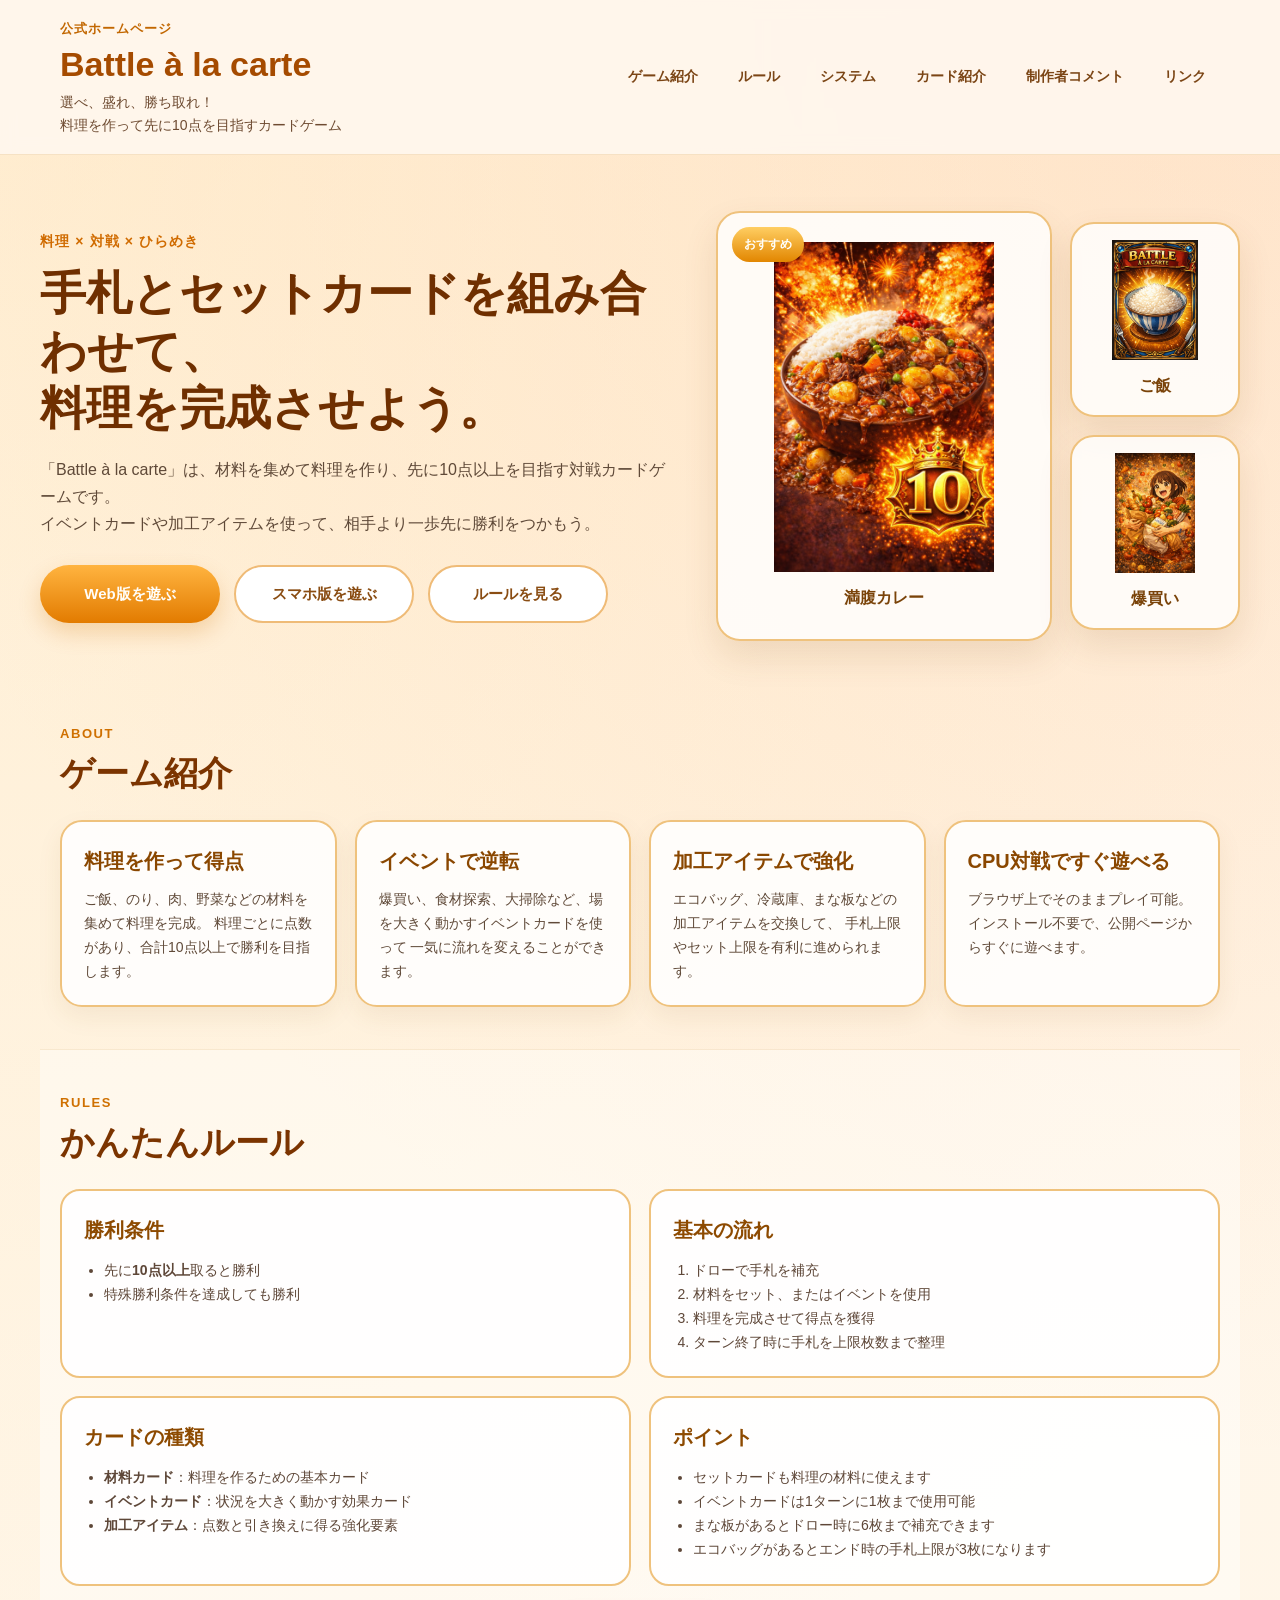
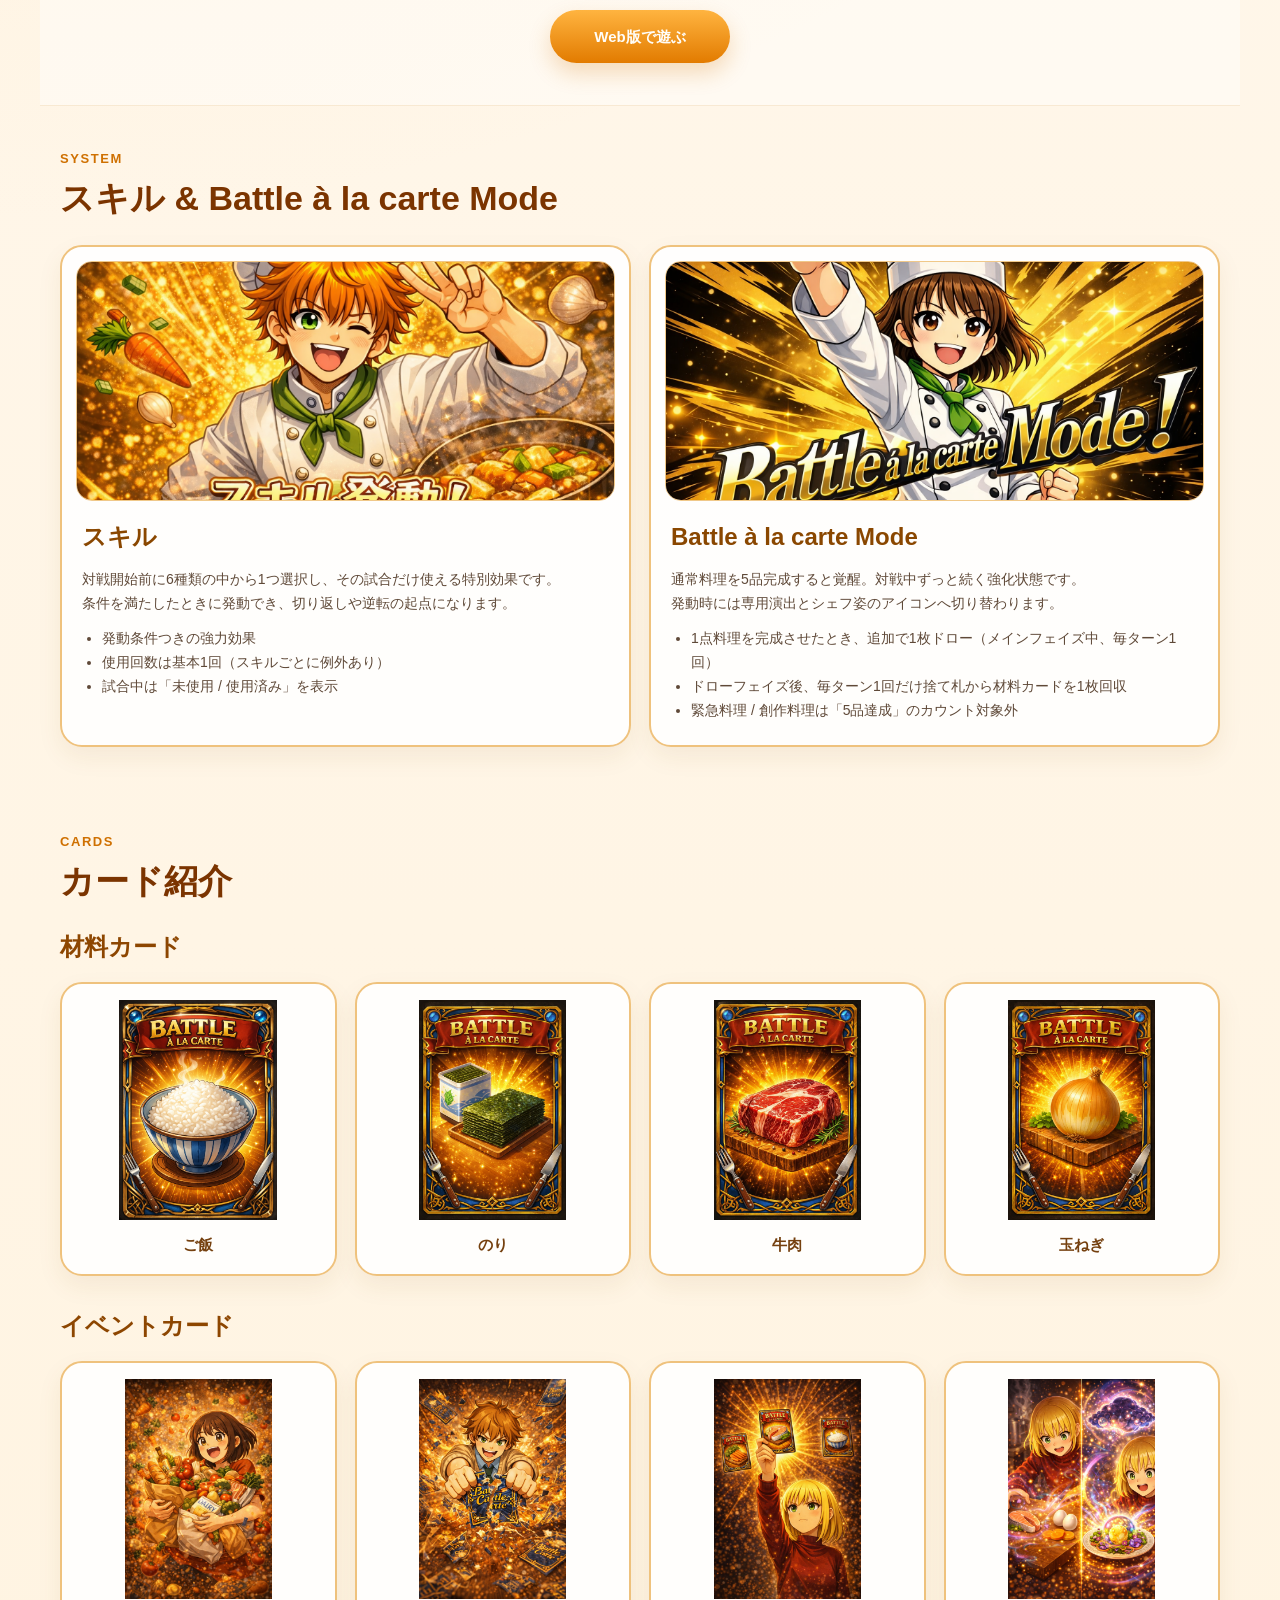
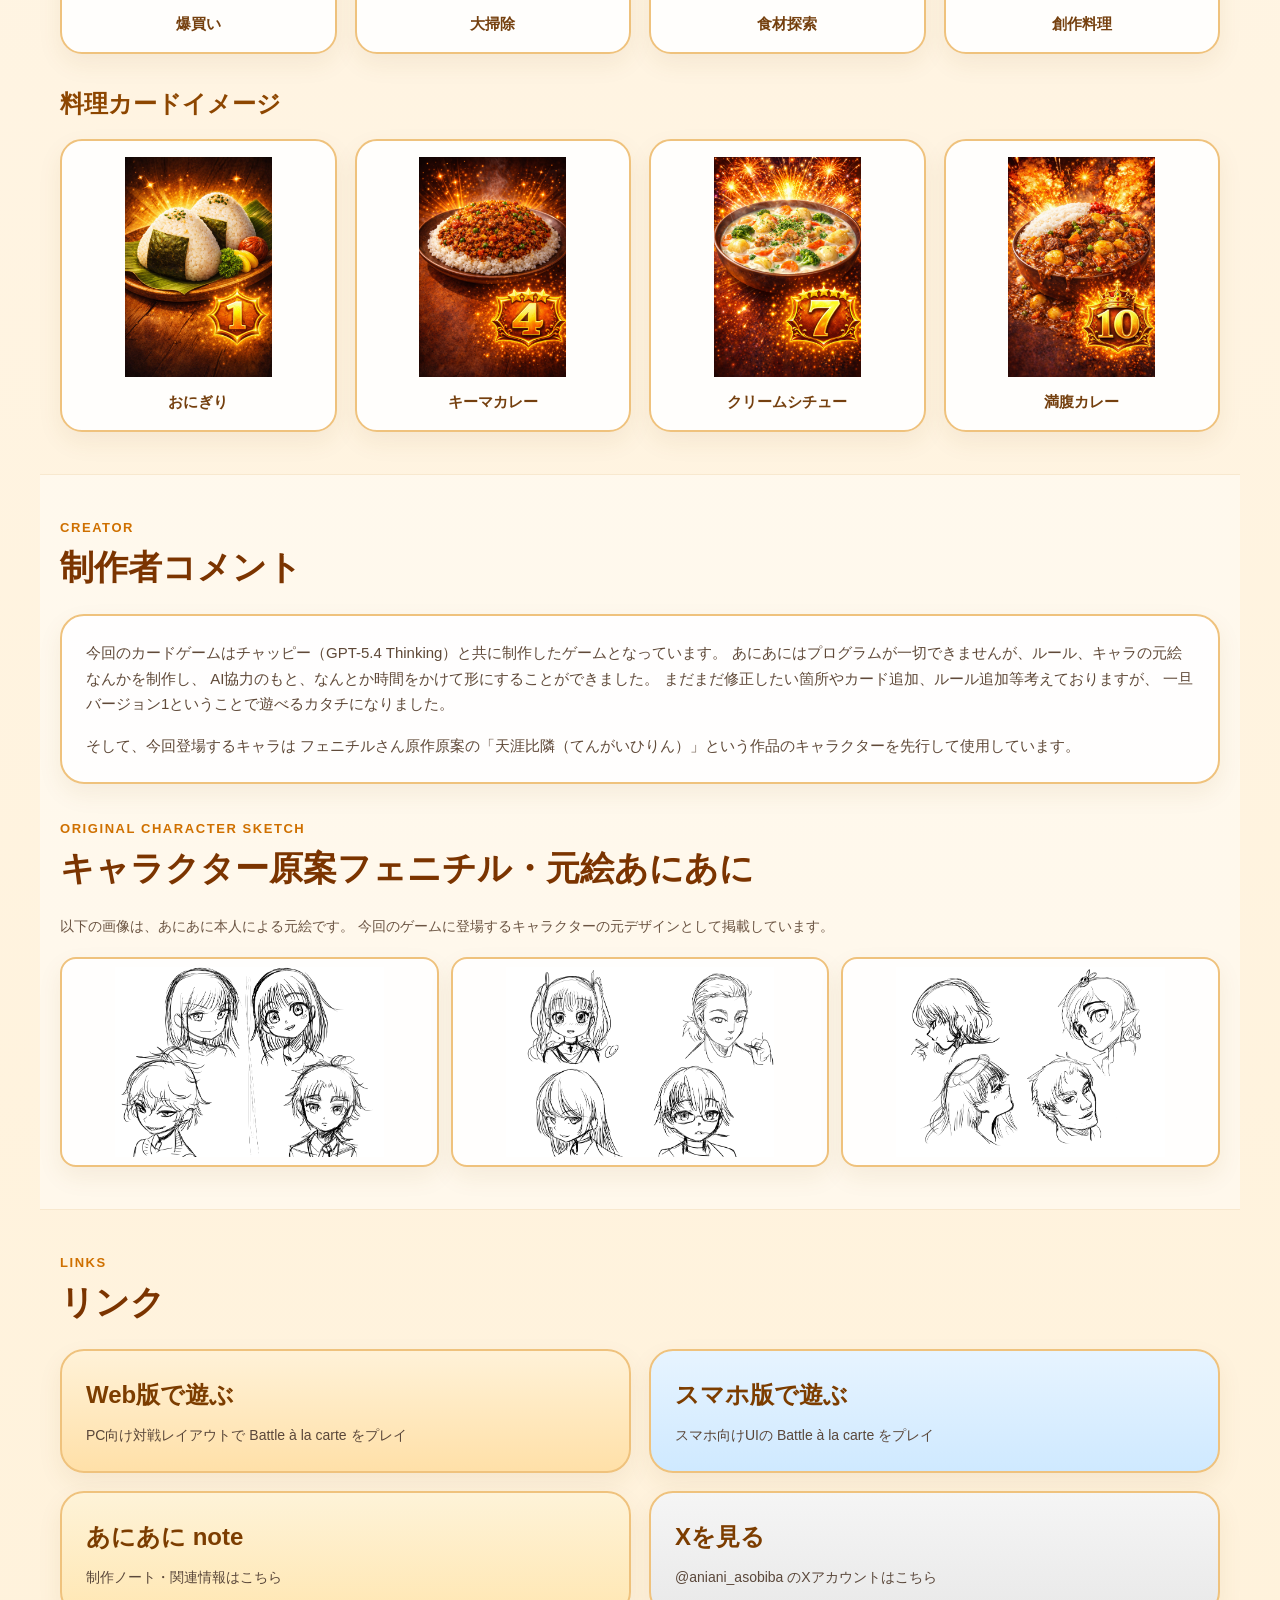
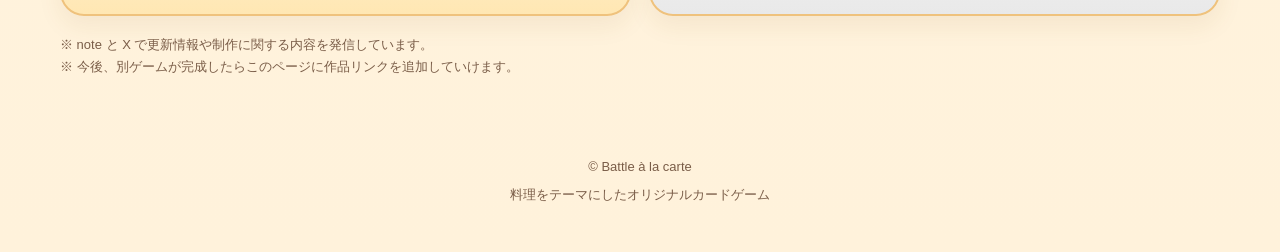
<file: index.html>
﻿<!DOCTYPE html>
<html lang="ja">
<head>
    <meta name="google-site-verification" content="EODaZVnp9Jx0SkJDQR-oyGH1baUfiHRkVlnkgVq0A0k" />
    <meta charset="UTF-8">
    <meta name="viewport" content="width=device-width, initial-scale=1.0">
    <title>Battle à la carte 公式サイト</title>
    <meta name="description" content="Battle à la carte（バトルア・ラ・カルト）の公式ホームページ。ルール紹介、カード画像、ゲームプレイページへの案内を掲載。">
    <link rel="stylesheet" href="home.css?v=20260418f">
</head>
<body>
    <header class="site-header">
        <div class="header-inner">
            <div class="logo-block">
                <p class="mini-label">公式ホームページ</p>
                <h1>Battle à la carte</h1>
                <p class="tagline">選べ、盛れ、勝ち取れ！<br>料理を作って先に10点を目指すカードゲーム</p>
            </div>

            <nav class="header-nav">
                <a href="#about">ゲーム紹介</a>
                <a href="#rules">ルール</a>
                <a href="#systems">システム</a>
                <a href="#cards">カード紹介</a>
                <a href="#creator">制作者コメント</a>
                <a href="#links">リンク</a>
            </nav>
        </div>
    </header>

    <main>
        <section class="hero">
            <div class="hero-inner">
                <div class="hero-text">
                    <p class="hero-kicker">料理 × 対戦 × ひらめき</p>
                    <h2>手札とセットカードを組み合わせて、<br>料理を完成させよう。</h2>
                    <p class="hero-description">
                        「Battle à la carte」は、材料を集めて料理を作り、先に10点以上を目指す対戦カードゲームです。<br>
                        イベントカードや加工アイテムを使って、相手より一歩先に勝利をつかもう。
                    </p>

                    <div class="hero-buttons">
                        <a class="primary-button" href="web.html">Web版を遊ぶ</a>
                        <a class="secondary-button" href="mobile/mobile.html">スマホ版を遊ぶ</a>
                        <a class="secondary-button" href="#rules">ルールを見る</a>
                    </div>
                </div>

                <div class="hero-visual">
                    <div class="visual-card visual-main">
                        <div class="visual-badge">おすすめ</div>
                        <img src="assets/images/recipes/manpuku-curry.png" alt="満腹カレー">
                        <div class="visual-name">満腹カレー</div>
                    </div>

                    <div class="visual-side-group">
                        <div class="visual-card small">
                            <img src="assets/images/cards/rice.png" alt="ご飯">
                            <div class="visual-name">ご飯</div>
                        </div>
                        <div class="visual-card small">
                            <img src="assets/images/events/bakugai.png" alt="爆買い">
                            <div class="visual-name">爆買い</div>
                        </div>
                    </div>
                </div>
            </div>
        </section>

        <section id="about" class="content-section">
            <div class="section-heading">
                <p class="section-label">ABOUT</p>
                <h2>ゲーム紹介</h2>
            </div>

            <div class="feature-grid">
                <article class="feature-card">
                    <h3>料理を作って得点</h3>
                    <p>
                        ご飯、のり、肉、野菜などの材料を集めて料理を完成。
                        料理ごとに点数があり、合計10点以上で勝利を目指します。
                    </p>
                </article>

                <article class="feature-card">
                    <h3>イベントで逆転</h3>
                    <p>
                        爆買い、食材探索、大掃除など、場を大きく動かすイベントカードを使って
                        一気に流れを変えることができます。
                    </p>
                </article>

                <article class="feature-card">
                    <h3>加工アイテムで強化</h3>
                    <p>
                        エコバッグ、冷蔵庫、まな板などの加工アイテムを交換して、
                        手札上限やセット上限を有利に進められます。
                    </p>
                </article>

                <article class="feature-card">
                    <h3>CPU対戦ですぐ遊べる</h3>
                    <p>
                        ブラウザ上でそのままプレイ可能。
                        インストール不要で、公開ページからすぐに遊べます。
                    </p>
                </article>
            </div>
        </section>

        <section id="rules" class="content-section alt-section">
            <div class="section-heading">
                <p class="section-label">RULES</p>
                <h2>かんたんルール</h2>
            </div>

            <div class="rules-layout">
                <div class="rule-box">
                    <h3>勝利条件</h3>
                    <ul>
                        <li>先に<strong>10点以上</strong>取ると勝利</li>
                        <li>特殊勝利条件を達成しても勝利</li>
                    </ul>
                </div>

                <div class="rule-box">
                    <h3>基本の流れ</h3>
                    <ol>
                        <li>ドローで手札を補充</li>
                        <li>材料をセット、またはイベントを使用</li>
                        <li>料理を完成させて得点を獲得</li>
                        <li>ターン終了時に手札を上限枚数まで整理</li>
                    </ol>
                </div>

                <div class="rule-box">
                    <h3>カードの種類</h3>
                    <ul>
                        <li><strong>材料カード</strong>：料理を作るための基本カード</li>
                        <li><strong>イベントカード</strong>：状況を大きく動かす効果カード</li>
                        <li><strong>加工アイテム</strong>：点数と引き換えに得る強化要素</li>
                    </ul>
                </div>

                <div class="rule-box">
                    <h3>ポイント</h3>
                    <ul>
                        <li>セットカードも料理の材料に使えます</li>
                        <li>イベントカードは1ターンに1枚まで使用可能</li>
                        <li>まな板があるとドロー時に6枚まで補充できます</li>
                        <li>エコバッグがあるとエンド時の手札上限が3枚になります</li>
                    </ul>
                </div>
            </div>

            <div class="rules-button-wrap">
                <a class="primary-button" href="web.html">Web版で遊ぶ</a>
            </div>
        </section>

        <section id="systems" class="content-section">
            <div class="section-heading">
                <p class="section-label">SYSTEM</p>
                <h2>スキル &amp; Battle à la carte Mode</h2>
            </div>

            <div class="mechanics-grid">
                <article class="mechanic-card">
                    <div class="mechanic-media">
                        <img src="assets/images/skill-cutins/takumi-skill-cutin.png" alt="スキル発動カットイン">
                    </div>
                    <div class="mechanic-body">
                        <h3>スキル</h3>
                        <p>
                            対戦開始前に6種類の中から1つ選択し、その試合だけ使える特別効果です。<br>
                            条件を満たしたときに発動でき、切り返しや逆転の起点になります。
                        </p>
                        <ul>
                            <li>発動条件つきの強力効果</li>
                            <li>使用回数は基本1回（スキルごとに例外あり）</li>
                            <li>試合中は「未使用 / 使用済み」を表示</li>
                        </ul>
                    </div>
                </article>

                <article class="mechanic-card">
                    <div class="mechanic-media">
                        <img src="assets/images/battle-mode-cutins/chizuru-battle-mode-cutin.png" alt="Battle à la carte Mode カットイン">
                    </div>
                    <div class="mechanic-body">
                        <h3>Battle à la carte Mode</h3>
                        <p>
                            通常料理を5品完成すると覚醒。対戦中ずっと続く強化状態です。<br>
                            発動時には専用演出とシェフ姿のアイコンへ切り替わります。
                        </p>
                        <ul>
                            <li>1点料理を完成させたとき、追加で1枚ドロー（メインフェイズ中、毎ターン1回）</li>
                            <li>ドローフェイズ後、毎ターン1回だけ捨て札から材料カードを1枚回収</li>
                            <li>緊急料理 / 創作料理は「5品達成」のカウント対象外</li>
                        </ul>
                    </div>
                </article>
            </div>
        </section>

        <section id="cards" class="content-section">
            <div class="section-heading">
                <p class="section-label">CARDS</p>
                <h2>カード紹介</h2>
            </div>

            <div class="gallery-group">
                <h3>材料カード</h3>
                <div class="card-gallery">
                    <div class="gallery-card">
                        <img src="assets/images/cards/rice.png" alt="ご飯">
                        <p>ご飯</p>
                    </div>
                    <div class="gallery-card">
                        <img src="assets/images/cards/nori.png" alt="のり">
                        <p>のり</p>
                    </div>
                    <div class="gallery-card">
                        <img src="assets/images/cards/beef.png" alt="牛肉">
                        <p>牛肉</p>
                    </div>
                    <div class="gallery-card">
                        <img src="assets/images/cards/onion.png" alt="玉ねぎ">
                        <p>玉ねぎ</p>
                    </div>
                </div>
            </div>

            <div class="gallery-group">
                <h3>イベントカード</h3>
                <div class="card-gallery">
                    <div class="gallery-card">
                        <img src="assets/images/events/bakugai.png" alt="爆買い">
                        <p>爆買い</p>
                    </div>
                    <div class="gallery-card">
                        <img src="assets/images/events/osouji.png" alt="大掃除">
                        <p>大掃除</p>
                    </div>
                    <div class="gallery-card">
                        <img src="assets/images/events/shokuzai-tansaku.png" alt="食材探索">
                        <p>食材探索</p>
                    </div>
                    <div class="gallery-card">
                        <img src="assets/images/events/sousaku-ryouri.png" alt="創作料理">
                        <p>創作料理</p>
                    </div>
                </div>
            </div>

            <div class="gallery-group">
                <h3>料理カードイメージ</h3>
                <div class="card-gallery">
                    <div class="gallery-card">
                        <img src="assets/images/recipes/onigiri.png" alt="おにぎり">
                        <p>おにぎり</p>
                    </div>
                    <div class="gallery-card">
                        <img src="assets/images/recipes/keema-curry.png" alt="キーマカレー">
                        <p>キーマカレー</p>
                    </div>
                    <div class="gallery-card">
                        <img src="assets/images/recipes/cream-stew.png" alt="クリームシチュー">
                        <p>クリームシチュー</p>
                    </div>
                    <div class="gallery-card">
                        <img src="assets/images/recipes/manpuku-curry.png" alt="満腹カレー">
                        <p>満腹カレー</p>
                    </div>
                </div>
            </div>
        </section>

        <section id="creator" class="content-section alt-section">
            <div class="section-heading">
                <p class="section-label">CREATOR</p>
                <h2>制作者コメント</h2>
            </div>

            <div class="creator-comment-box">
                <p>
                    今回のカードゲームはチャッピー（GPT-5.4 Thinking）と共に制作したゲームとなっています。
                    あにあにはプログラムが一切できませんが、ルール、キャラの元絵なんかを制作し、
                    AI協力のもと、なんとか時間をかけて形にすることができました。
                    まだまだ修正したい箇所やカード追加、ルール追加等考えておりますが、
                    一旦バージョン1ということで遊べるカタチになりました。
                </p>

                <p>
                    そして、今回登場するキャラは フェニチルさん原作原案の「天涯比隣（てんがいひりん）」という作品のキャラクターを先行して使用しています。
                    
                </p>
            </div>

            <div class="section-heading creator-subheading">
                <p class="section-label">ORIGINAL CHARACTER SKETCH</p>
                <h2>キャラクター原案フェニチル・元絵あにあに</h2>
            </div>

            <p class="creator-note">
                以下の画像は、あにあに本人による元絵です。
                今回のゲームに登場するキャラクターの元デザインとして掲載しています。
            </p>

            <div class="creator-gallery">
                <div class="creator-gallery-card">
                    <img src="assets/images/creator/chara-sheet-1.png" alt="キャラクター原案1">
                </div>
                <div class="creator-gallery-card">
                    <img src="assets/images/creator/chara-sheet-2.png" alt="キャラクター原案2">
                </div>
                <div class="creator-gallery-card">
                    <img src="assets/images/creator/chara-sheet-3.png" alt="キャラクター原案3">
                </div>
            </div>
        </section>

        <section id="links" class="content-section">
            <div class="section-heading">
                <p class="section-label">LINKS</p>
                <h2>リンク</h2>
            </div>

            <div class="link-boxes">
                <a class="link-card play-link" href="web.html">
                    <span class="link-title">Web版で遊ぶ</span>
                    <span class="link-text">PC向け対戦レイアウトで Battle à la carte をプレイ</span>
                </a>

                <a class="link-card mobile-link" href="mobile/mobile.html">
                    <span class="link-title">スマホ版で遊ぶ</span>
                    <span class="link-text">スマホ向けUIの Battle à la carte をプレイ</span>
                </a>

                <a class="link-card note-link" href="https://note.com/gentle_rhino6093" target="_blank" rel="noopener noreferrer">
                    <span class="link-title">あにあに note</span>
                    <span class="link-text">制作ノート・関連情報はこちら</span>
                </a>

                    <a class="link-card x-link" href="https://x.com/aniani_asobiba" target="_blank" rel="noopener noreferrer">
                    <span class="link-title">Xを見る</span>
                        <span class="link-text">@aniani_asobiba のXアカウントはこちら</span>
                </a>
            </div>

           <p class="link-note">
    ※ note と X で更新情報や制作に関する内容を発信しています。<br>
    ※ 今後、別ゲームが完成したらこのページに作品リンクを追加していけます。
           </p>
        </section>
    </main>

    <footer class="site-footer">
        <p>© Battle à la carte</p>
        <p>料理をテーマにしたオリジナルカードゲーム</p>
    </footer>
</body>
</html>
</file>
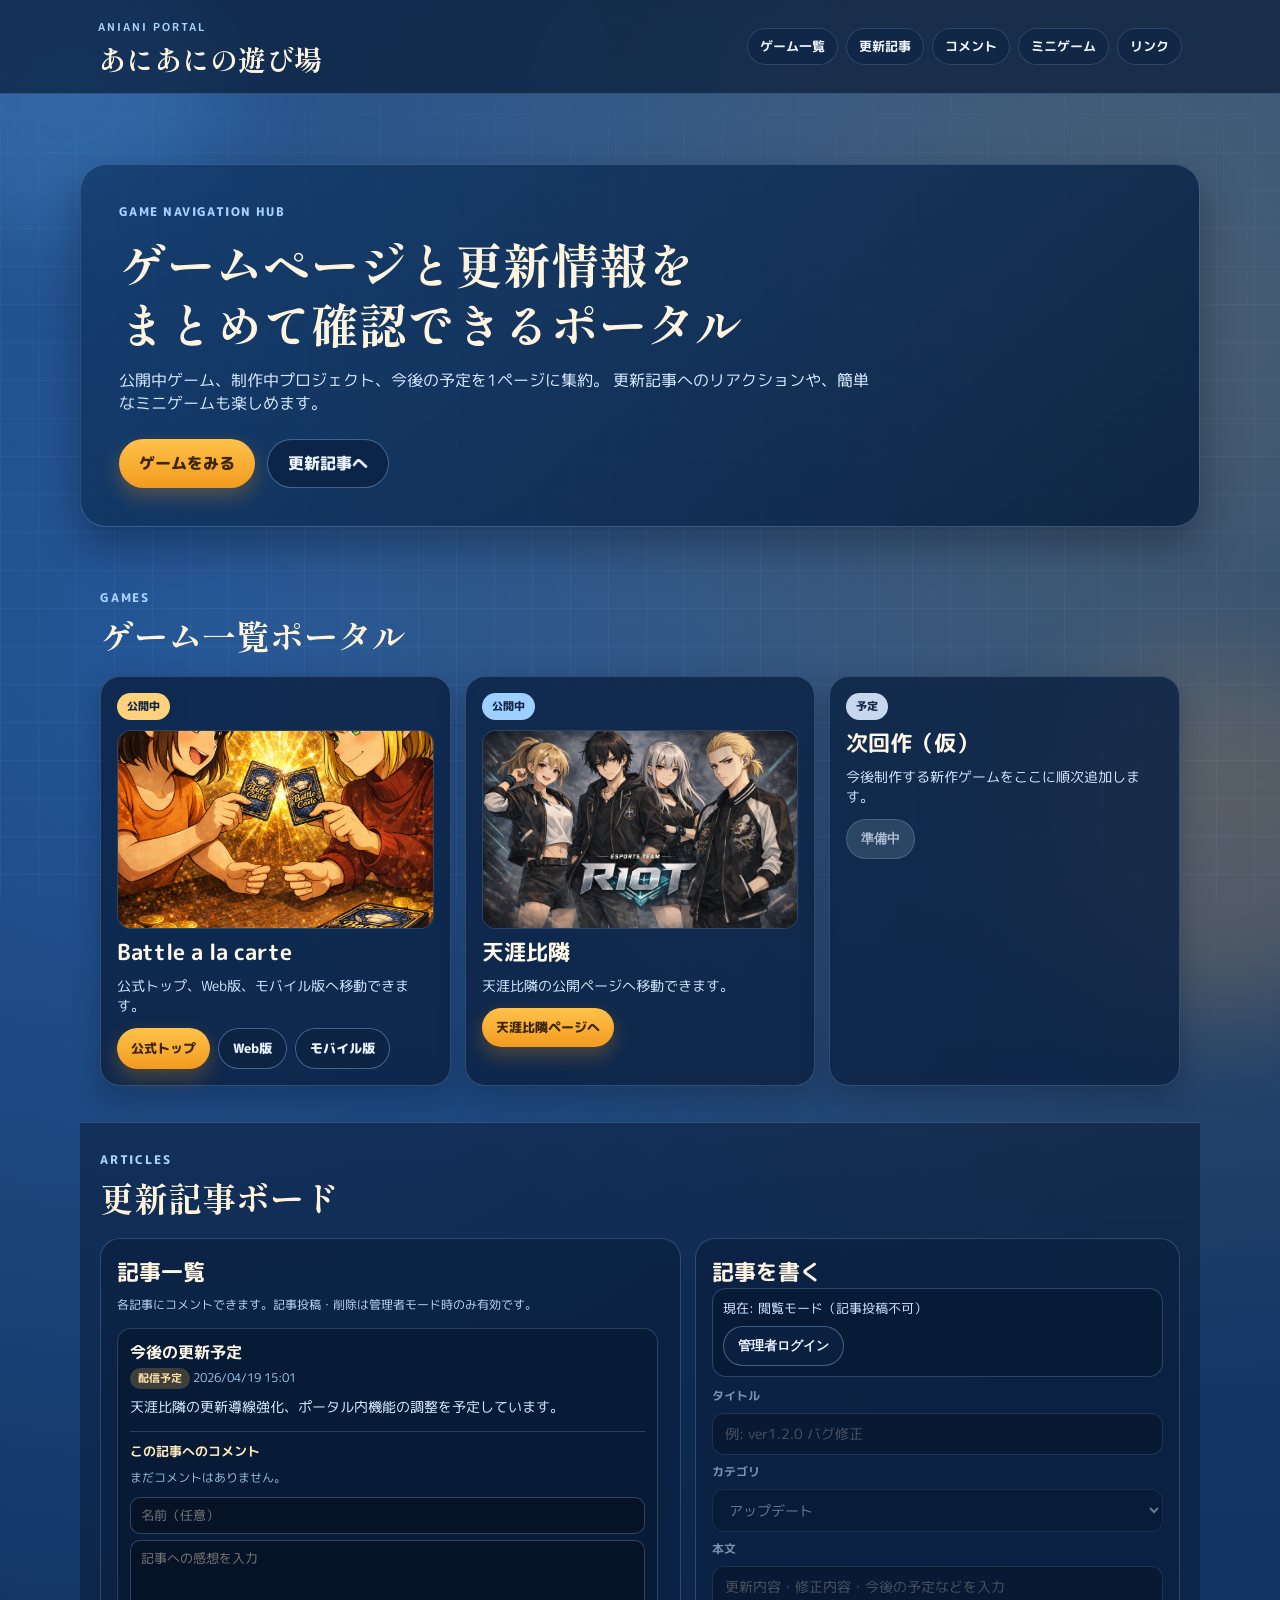
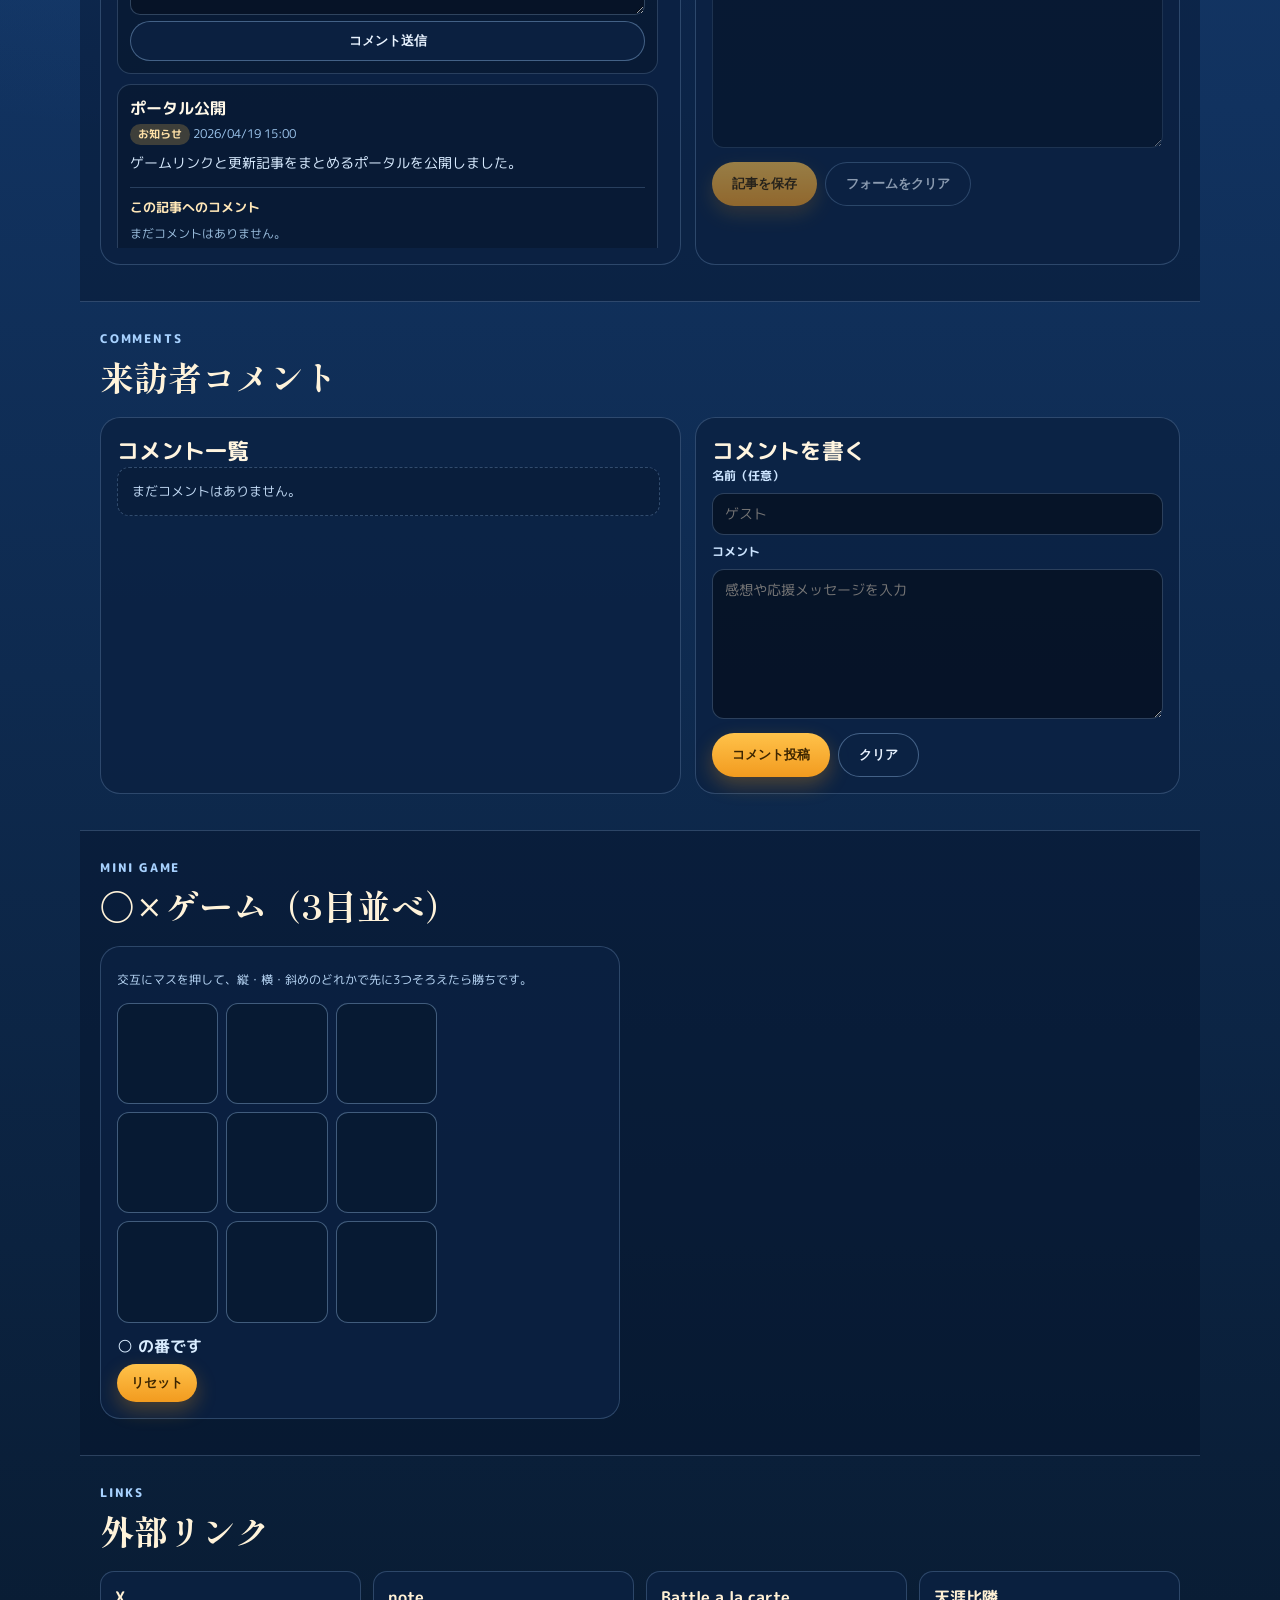
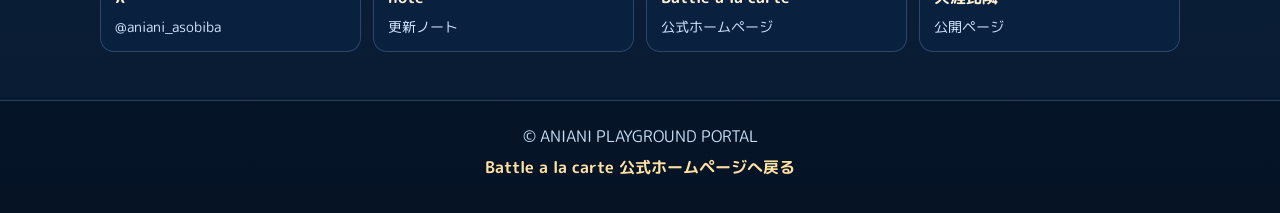
<file: aniani/index.html>
﻿<!DOCTYPE html>
<html lang="ja">
<head>
    <meta charset="UTF-8">
    <meta name="viewport" content="width=device-width, initial-scale=1.0">
    <title>あにあにの遊び場</title>
    <meta name="description" content="インディーゲームのポータル。Battle a la carte / 天涯比隣 / 今後制作予定のゲームへ移動し、更新記事とコメントを確認できます。">
    <link rel="preconnect" href="https://fonts.googleapis.com">
    <link rel="preconnect" href="https://fonts.gstatic.com" crossorigin>
    <link href="https://fonts.googleapis.com/css2?family=M+PLUS+Rounded+1c:wght@400;500;700;800&family=Shippori+Mincho:wght@500;700&display=swap" rel="stylesheet">
    <link rel="stylesheet" href="aniani.css?v=20260420c">
</head>
<body>
    <div class="bg-glow bg-glow-a"></div>
    <div class="bg-glow bg-glow-b"></div>
    <div class="bg-grid"></div>

    <header class="site-header">
        <div class="header-inner">
            <a class="brand" href="#top" aria-label="ページ先頭へ移動">
                <span class="brand-tag">ANIANI PORTAL</span>
                <h1>あにあにの遊び場</h1>
            </a>
            <nav class="header-nav">
                <a href="#games">ゲーム一覧</a>
                <a href="#articles">更新記事</a>
                <a href="#comments">コメント</a>
                <a href="#mini-game">ミニゲーム</a>
                <a href="#links">リンク</a>
            </nav>
        </div>
    </header>

    <main id="top">
        <section class="hero">
            <div class="hero-inner">
                <p class="hero-kicker">GAME NAVIGATION HUB</p>
                <h2>ゲームページと更新情報を<br>まとめて確認できるポータル</h2>
                <p class="hero-lead">
                    公開中ゲーム、制作中プロジェクト、今後の予定を1ページに集約。
                    更新記事へのリアクションや、簡単なミニゲームも楽しめます。
                </p>
                <div class="hero-actions">
                    <a class="btn btn-primary" href="#games">ゲームをみる</a>
                    <a class="btn btn-ghost" href="#articles">更新記事へ</a>
                </div>
            </div>
        </section>

        <section id="games" class="section">
            <div class="section-heading">
                <p class="section-label">GAMES</p>
                <h3>ゲーム一覧ポータル</h3>
            </div>

            <div class="game-grid">
                <article class="game-card active">
                    <div class="game-status">公開中</div>
                    <a class="game-visual-link" href="../index.html" title="Battle a la carte 公式トップへ">
                        <img class="game-visual" src="../assets/images/events/monomono-kokan.png" alt="Battle a la carte イラスト" loading="lazy">
                    </a>
                    <h4>Battle a la carte</h4>
                    <p>公式トップ、Web版、モバイル版へ移動できます。</p>
                    <div class="game-actions">
                        <a class="btn btn-mini btn-primary" href="../index.html">公式トップ</a>
                        <a class="btn btn-mini btn-ghost" href="../web.html">Web版</a>
                        <a class="btn btn-mini btn-ghost" href="../mobile/mobile.html">モバイル版</a>
                    </div>
                </article>

                <article class="game-card preparing">
                    <div class="game-status">公開中</div>
                    <a class="game-visual-link" href="https://donadonaa24-cyber.github.io/-/" target="_blank" rel="noopener noreferrer" title="天涯比隣ページへ">
                        <img class="game-visual" src="images/riot.png" alt="天涯比隣 RIOT イラスト" loading="lazy">
                    </a>
                    <h4>天涯比隣</h4>
                    <p>天涯比隣の公開ページへ移動できます。</p>
                    <div class="game-actions">
                        <a class="btn btn-mini btn-primary" href="https://donadonaa24-cyber.github.io/-/" target="_blank" rel="noopener noreferrer">天涯比隣ページへ</a>
                    </div>
                </article>

                <article class="game-card future">
                    <div class="game-status">予定</div>
                    <h4>次回作（仮）</h4>
                    <p>今後制作する新作ゲームをここに順次追加します。</p>
                    <div class="game-actions">
                        <button class="btn btn-mini btn-disabled" type="button" disabled>準備中</button>
                    </div>
                </article>
            </div>
        </section>

        <section id="articles" class="section section-alt">
            <div class="section-heading">
                <p class="section-label">ARTICLES</p>
                <h3>更新記事ボード</h3>
            </div>

            <div class="articles-layout">
                <article class="panel">
                    <h4>記事一覧</h4>
                    <p class="panel-note">各記事にコメントできます。記事投稿・削除は管理者モード時のみ有効です。</p>
                    <div id="article-list" class="article-list"></div>
                </article>

                <article class="panel">
                    <h4>記事を書く</h4>
                    <div class="admin-gate" id="admin-gate">
                        <p id="admin-state">現在: 閲覧モード（記事投稿不可）</p>
                        <div class="admin-gate-actions">
                            <button class="btn btn-ghost btn-mini" type="button" id="admin-login">管理者ログイン</button>
                            <button class="btn btn-ghost btn-mini" type="button" id="admin-logout">ログアウト</button>
                        </div>
                    </div>

                    <form id="article-form" class="article-form">
                        <label for="article-title">タイトル</label>
                        <input id="article-title" name="title" type="text" maxlength="80" required placeholder="例: ver1.2.0 バグ修正">

                        <label for="article-category">カテゴリ</label>
                        <select id="article-category" name="category">
                            <option value="アップデート">アップデート</option>
                            <option value="不具合修正">不具合修正</option>
                            <option value="制作メモ">制作メモ</option>
                            <option value="配信予定">配信予定</option>
                            <option value="お知らせ">お知らせ</option>
                        </select>

                        <label for="article-body">本文</label>
                        <textarea id="article-body" name="body" rows="8" maxlength="2000" required placeholder="更新内容・修正内容・今後の予定などを入力"></textarea>

                        <div class="form-actions">
                            <button class="btn btn-primary" type="submit" id="article-submit">記事を保存</button>
                            <button class="btn btn-ghost" type="button" id="article-clear">フォームをクリア</button>
                        </div>
                    </form>
                </article>
            </div>
        </section>

        <section id="comments" class="section">
            <div class="section-heading">
                <p class="section-label">COMMENTS</p>
                <h3>来訪者コメント</h3>
            </div>

            <div class="comments-layout">
                <article class="panel">
                    <h4>コメント一覧</h4>
                    <div id="guestbook-list" class="guestbook-list"></div>
                </article>

                <article class="panel">
                    <h4>コメントを書く</h4>
                    <form id="guestbook-form" class="article-form">
                        <label for="guest-name">名前（任意）</label>
                        <input id="guest-name" name="guestName" type="text" maxlength="24" placeholder="ゲスト">

                        <label for="guest-message">コメント</label>
                        <textarea id="guest-message" name="guestMessage" rows="6" maxlength="400" required placeholder="感想や応援メッセージを入力"></textarea>

                        <div class="form-actions">
                            <button class="btn btn-primary" type="submit">コメント投稿</button>
                            <button class="btn btn-ghost" type="reset">クリア</button>
                        </div>
                    </form>
                </article>
            </div>
        </section>

        <section id="mini-game" class="section section-alt">
            <div class="section-heading">
                <p class="section-label">MINI GAME</p>
                <h3>〇×ゲーム（3目並べ）</h3>
            </div>

            <article class="panel mini-game-panel">
                <p class="panel-note">交互にマスを押して、縦・横・斜めのどれかで先に3つそろえたら勝ちです。</p>
                <div id="ttt-board" class="ttt-board" aria-label="〇×ゲーム盤面"></div>
                <p id="ttt-status" class="ttt-status">○ の番です</p>
                <div class="form-actions">
                    <button class="btn btn-primary btn-mini" type="button" id="ttt-reset">リセット</button>
                </div>
            </article>
        </section>

        <section id="links" class="section">
            <div class="section-heading">
                <p class="section-label">LINKS</p>
                <h3>外部リンク</h3>
            </div>

            <div class="social-grid">
                <a class="social-card" href="https://x.com/aniani_asobiba" target="_blank" rel="noopener noreferrer">
                    <h4>X</h4>
                    <p>@aniani_asobiba</p>
                </a>
                <a class="social-card" href="https://note.com/aniani_asobiba" target="_blank" rel="noopener noreferrer">
                    <h4>note</h4>
                    <p>更新ノート</p>
                </a>
                <a class="social-card" href="../index.html">
                    <h4>Battle a la carte</h4>
                    <p>公式ホームページ</p>
                </a>
                <a class="social-card" href="https://donadonaa24-cyber.github.io/-/" target="_blank" rel="noopener noreferrer">
                    <h4>天涯比隣</h4>
                    <p>公開ページ</p>
                </a>
            </div>
        </section>
    </main>

    <footer class="site-footer">
        <p>© ANIANI PLAYGROUND PORTAL</p>
        <a href="../index.html">Battle a la carte 公式ホームページへ戻る</a>
    </footer>

    <script src="aniani.js?v=20260420c"></script>
</body>
</html>
</file>
<file: home.css>
* {
    box-sizing: border-box;
}

html {
    scroll-behavior: smooth;
}

body {
    margin: 0;
    font-family: "Hiragino Sans", "Yu Gothic", "Meiryo", sans-serif;
    color: #3d2b1f;
    background:
        radial-gradient(circle at top left, rgba(255, 217, 150, 0.35), transparent 35%),
        radial-gradient(circle at top right, rgba(255, 170, 110, 0.25), transparent 28%),
        linear-gradient(180deg, #fff8ef 0%, #fff2db 100%);
    line-height: 1.7;
}

img {
    max-width: 100%;
    display: block;
}

a {
    text-decoration: none;
}

.site-header {
    position: sticky;
    top: 0;
    z-index: 100;
    background: rgba(255, 248, 239, 0.88);
    backdrop-filter: blur(8px);
    border-bottom: 1px solid rgba(214, 151, 54, 0.22);
}

.header-inner {
    max-width: 1200px;
    margin: 0 auto;
    padding: 18px 20px;
    display: flex;
    justify-content: space-between;
    align-items: center;
    gap: 20px;
}

.mini-label {
    margin: 0 0 6px 0;
    color: #c26700;
    font-size: 13px;
    font-weight: 700;
    letter-spacing: 0.08em;
}

.logo-block h1 {
    margin: 0;
    font-size: 34px;
    color: #a54b00;
    line-height: 1.1;
}

.tagline {
    margin: 8px 0 0 0;
    font-size: 14px;
    color: #6e4b31;
    line-height: 1.6;
}

.header-nav {
    display: flex;
    flex-wrap: wrap;
    gap: 12px;
}

.header-nav a {
    color: #7b4515;
    font-weight: 700;
    font-size: 14px;
    padding: 10px 14px;
    border-radius: 999px;
    transition: 0.2s ease;
}

.header-nav a:hover {
    background: rgba(232, 162, 64, 0.14);
}

.hero {
    padding: 56px 20px 40px;
}

.hero-inner {
    max-width: 1200px;
    margin: 0 auto;
    display: grid;
    grid-template-columns: 1.1fr 0.9fr;
    gap: 36px;
    align-items: center;
}

.hero-kicker {
    margin: 0 0 12px 0;
    color: #d06b00;
    font-size: 14px;
    font-weight: 800;
    letter-spacing: 0.08em;
}

.hero-text h2 {
    margin: 0 0 18px 0;
    font-size: 46px;
    line-height: 1.25;
    color: #6f2f00;
}

.hero-description {
    margin: 0;
    font-size: 16px;
    color: #5f4938;
}

.hero-buttons {
    margin-top: 28px;
    display: flex;
    flex-wrap: wrap;
    gap: 14px;
}

.primary-button,
.secondary-button {
    display: inline-flex;
    justify-content: center;
    align-items: center;
    min-width: 180px;
    padding: 14px 22px;
    border-radius: 999px;
    font-weight: 800;
    font-size: 15px;
    transition: 0.2s ease;
}

.primary-button {
    background: linear-gradient(180deg, #ffb440 0%, #e27b00 100%);
    color: #fffdf8;
    box-shadow: 0 10px 22px rgba(207, 115, 0, 0.24);
}

.primary-button:hover {
    transform: translateY(-2px);
    box-shadow: 0 14px 26px rgba(207, 115, 0, 0.28);
}

.secondary-button {
    background: #fff;
    color: #8a4d13;
    border: 2px solid #efbb77;
}

.secondary-button:hover {
    transform: translateY(-2px);
    background: #fff6ea;
}

.hero-visual {
    display: grid;
    grid-template-columns: 1fr 170px;
    gap: 18px;
    align-items: center;
}

.visual-side-group {
    display: flex;
    flex-direction: column;
    gap: 18px;
}

.visual-card {
    position: relative;
    background: rgba(255, 255, 255, 0.82);
    border: 2px solid #efc27d;
    border-radius: 24px;
    padding: 16px;
    box-shadow: 0 16px 34px rgba(122, 73, 14, 0.12);
}

.visual-card img {
    width: 100%;
    height: auto;
    object-fit: contain;
}

.visual-main {
    min-height: 430px;
    display: flex;
    flex-direction: column;
    justify-content: center;
}

.visual-main img {
    max-height: 330px;
    object-fit: contain;
}

.visual-card.small {
    min-height: 190px;
    display: flex;
    flex-direction: column;
    justify-content: center;
}

.visual-card.small img {
    max-height: 120px;
    object-fit: contain;
}

.visual-badge {
    position: absolute;
    top: 14px;
    left: 14px;
    display: inline-block;
    background: linear-gradient(180deg, #ffce62 0%, #e28600 100%);
    color: #fffef9;
    font-size: 12px;
    font-weight: 800;
    border-radius: 999px;
    padding: 7px 12px;
}

.visual-name {
    margin-top: 12px;
    text-align: center;
    font-size: 16px;
    font-weight: 800;
    color: #7a4309;
}

.content-section {
    max-width: 1200px;
    margin: 0 auto;
    padding: 42px 20px;
}

.alt-section {
    background: rgba(255, 255, 255, 0.4);
    border-top: 1px solid rgba(221, 173, 100, 0.22);
    border-bottom: 1px solid rgba(221, 173, 100, 0.22);
}

.section-heading {
    margin-bottom: 26px;
}

.section-label {
    margin: 0 0 8px 0;
    font-size: 13px;
    font-weight: 800;
    letter-spacing: 0.12em;
    color: #cf7000;
}

.section-heading h2 {
    margin: 0;
    font-size: 34px;
    color: #7b3400;
    line-height: 1.2;
}

.feature-grid {
    display: grid;
    grid-template-columns: repeat(4, 1fr);
    gap: 18px;
}

.feature-card {
    background: rgba(255, 255, 255, 0.88);
    border: 2px solid #efc27d;
    border-radius: 22px;
    padding: 22px;
    box-shadow: 0 10px 24px rgba(126, 84, 30, 0.08);
}

.feature-card h3 {
    margin: 0 0 10px 0;
    color: #8a4700;
    font-size: 20px;
}

.feature-card p {
    margin: 0;
    color: #604a39;
    font-size: 14px;
}

.rules-layout {
    display: grid;
    grid-template-columns: repeat(2, 1fr);
    gap: 18px;
}

.rule-box {
    background: rgba(255, 255, 255, 0.92);
    border: 2px solid #efc27d;
    border-radius: 20px;
    padding: 22px;
}

.rule-box h3 {
    margin: 0 0 12px 0;
    color: #8d4a00;
    font-size: 20px;
}

.rule-box ul,
.rule-box ol {
    margin: 0;
    padding-left: 20px;
    color: #5e4738;
    font-size: 14px;
}

.rules-button-wrap {
    margin-top: 24px;
    text-align: center;
}

.mechanics-grid {
    display: grid;
    grid-template-columns: repeat(2, 1fr);
    gap: 18px;
}

.mechanic-card {
    background: rgba(255, 255, 255, 0.9);
    border: 2px solid #efc27d;
    border-radius: 22px;
    overflow: hidden;
    box-shadow: 0 10px 24px rgba(126, 84, 30, 0.08);
}

.mechanic-media {
    padding: 14px 14px 0 14px;
}

.mechanic-media img {
    width: 100%;
    height: 240px;
    object-fit: cover;
    border-radius: 16px;
    border: 1px solid rgba(239, 194, 125, 0.9);
}

.mechanic-body {
    padding: 16px 20px 22px;
}

.mechanic-body h3 {
    margin: 0 0 10px 0;
    color: #8a4700;
    font-size: 24px;
}

.mechanic-body p {
    margin: 0;
    color: #5f4938;
    font-size: 14px;
}

.mechanic-body ul {
    margin: 12px 0 0 0;
    padding-left: 20px;
    color: #5f4938;
    font-size: 14px;
}

.gallery-group + .gallery-group {
    margin-top: 30px;
}

.gallery-group h3 {
    margin: 0 0 14px 0;
    color: #8d4600;
    font-size: 24px;
}

.card-gallery {
    display: grid;
    grid-template-columns: repeat(4, 1fr);
    gap: 18px;
}

.gallery-card {
    background: rgba(255, 255, 255, 0.9);
    border: 2px solid #efc27d;
    border-radius: 22px;
    padding: 16px;
    text-align: center;
    box-shadow: 0 10px 24px rgba(126, 84, 30, 0.08);
}

.gallery-card img {
    width: 100%;
    height: 220px;
    object-fit: contain;
}

.gallery-card p {
    margin: 12px 0 0 0;
    color: #75400f;
    font-size: 15px;
    font-weight: 800;
}

.link-boxes {
    display: grid;
    grid-template-columns: repeat(2, 1fr);
    gap: 18px;
}

.link-card {
    display: block;
    background: rgba(255, 255, 255, 0.92);
    border: 2px solid #efc27d;
    border-radius: 24px;
    padding: 24px;
    transition: 0.2s ease;
    box-shadow: 0 10px 24px rgba(126, 84, 30, 0.08);
}

.link-card:hover {
    transform: translateY(-4px);
}

.play-link {
    background: linear-gradient(180deg, #fff2d8 0%, #ffe0a8 100%);
}

.mobile-link {
    background: linear-gradient(180deg, #e7f4ff 0%, #cfe9ff 100%);
}

.note-link {
    background: linear-gradient(180deg, #fef3d8 0%, #ffe7b3 100%);
}

.x-link {
    background: linear-gradient(180deg, #f5f5f5 0%, #e9e9e9 100%);
}

.link-title {
    display: block;
    font-size: 24px;
    font-weight: 900;
    color: #7c3d00;
    margin-bottom: 8px;
}

.link-text {
    display: block;
    color: #5a473a;
    font-size: 14px;
}

.link-note {
    margin: 18px 0 0 0;
    color: #7a5d48;
    font-size: 13px;
}

.site-footer {
    padding: 30px 20px 40px;
    text-align: center;
    color: #7a5d48;
    font-size: 13px;
}

.site-footer p {
    margin: 6px 0;
}

@media (max-width: 1024px) {
    .hero-inner,
    .feature-grid,
    .rules-layout,
    .mechanics-grid,
    .card-gallery,
    .link-boxes {
        grid-template-columns: 1fr 1fr;
    }

    .hero-visual {
        grid-template-columns: 1fr;
    }

    .visual-side-group {
        flex-direction: row;
    }

    .hero-text h2 {
        font-size: 38px;
    }
}

@media (max-width: 768px) {
    .header-inner,
    .hero-inner,
    .feature-grid,
    .rules-layout,
    .mechanics-grid,
    .card-gallery,
    .link-boxes {
        grid-template-columns: 1fr;
    }

    .header-inner {
        align-items: flex-start;
    }

    .header-nav {
        width: 100%;
    }

    .hero {
        padding-top: 40px;
    }

    .hero-text h2 {
        font-size: 30px;
    }

    .section-heading h2 {
        font-size: 28px;
    }

    .visual-side-group {
        flex-direction: column;
    }

    .gallery-card img {
        height: 180px;
    }

    .mechanic-media img {
        height: 200px;
    }

    .primary-button,
    .secondary-button {
        width: 100%;
    }
}
.creator-comment-box {
    background: rgba(255, 255, 255, 0.92);
    border: 2px solid #efc27d;
    border-radius: 24px;
    padding: 24px;
    box-shadow: 0 10px 24px rgba(126, 84, 30, 0.08);
    color: #5f4938;
    font-size: 15px;
}

.creator-comment-box p {
    margin: 0;
}

.creator-comment-box p + p {
    margin-top: 16px;
}

.creator-subheading {
    margin-top: 34px;
}

.creator-note {
    margin: 0 0 18px 0;
    color: #6b5442;
    font-size: 14px;
}

.creator-gallery {
    display: grid;
    grid-template-columns: repeat(3, minmax(0, 1fr));
    gap: 12px;
}

.creator-gallery-card {
    background: rgba(255, 255, 255, 0.92);
    border: 2px solid #efc27d;
    border-radius: 16px;
    padding: 8px;
    box-shadow: 0 10px 24px rgba(126, 84, 30, 0.08);
}

.creator-gallery-card img {
    width: 100%;
    height: clamp(110px, 15vw, 190px);
    object-fit: contain;
    border-radius: 10px;
    display: block;
}

@media (max-width: 768px) {
    .creator-gallery {
        grid-template-columns: repeat(3, minmax(0, 1fr));
        gap: 8px;
    }

    .creator-gallery-card {
        padding: 6px;
    }

    .creator-gallery-card img {
        height: 90px;
    }
}
</file>
<file: aniani/aniani.css>
:root {
    --bg-deep: #081a2f;
    --bg-mid: #11325f;
    --bg-soft: #1f4a82;
    --gold: #ffc24a;
    --gold-strong: #f29b1f;
    --ink: #0f1f36;
    --text: #eff6ff;
    --card: rgba(12, 33, 66, 0.82);
    --line: rgba(168, 210, 255, 0.22);
}

* {
    box-sizing: border-box;
}

html {
    scroll-behavior: smooth;
}

body {
    margin: 0;
    min-height: 100vh;
    color: var(--text);
    font-family: "M PLUS Rounded 1c", "Hiragino Sans", "Yu Gothic", sans-serif;
    background:
        radial-gradient(circle at 16% 20%, rgba(59, 132, 223, 0.32) 0%, transparent 36%),
        radial-gradient(circle at 88% 10%, rgba(255, 194, 74, 0.2) 0%, transparent 32%),
        linear-gradient(180deg, var(--bg-soft) 0%, var(--bg-mid) 50%, var(--bg-deep) 100%);
    overflow-x: hidden;
}

a {
    color: inherit;
    text-decoration: none;
}

.bg-glow {
    position: fixed;
    border-radius: 50%;
    filter: blur(52px);
    pointer-events: none;
    z-index: 0;
    opacity: 0.4;
}

.bg-glow-a {
    width: 320px;
    height: 320px;
    top: -80px;
    left: -100px;
    background: rgba(104, 185, 255, 0.55);
}

.bg-glow-b {
    width: 360px;
    height: 360px;
    right: -120px;
    bottom: -120px;
    background: rgba(255, 176, 80, 0.45);
}

.bg-grid {
    position: fixed;
    inset: 0;
    z-index: 0;
    pointer-events: none;
    background-image:
        linear-gradient(rgba(159, 201, 255, 0.08) 1px, transparent 1px),
        linear-gradient(90deg, rgba(159, 201, 255, 0.08) 1px, transparent 1px);
    background-size: 38px 38px;
    mask-image: linear-gradient(180deg, transparent 0%, rgba(0, 0, 0, 0.72) 22%, rgba(0, 0, 0, 0.96) 100%);
}

.site-header {
    position: sticky;
    top: 0;
    z-index: 10;
    backdrop-filter: blur(8px);
    background: rgba(7, 24, 48, 0.65);
    border-bottom: 1px solid var(--line);
}

.header-inner {
    max-width: 1120px;
    margin: 0 auto;
    padding: 14px 18px;
    display: flex;
    justify-content: space-between;
    align-items: center;
    gap: 14px;
}

.brand {
    display: block;
}

.brand-tag {
    font-size: 11px;
    letter-spacing: 0.18em;
    color: #a8d2ff;
    font-weight: 700;
}

.brand h1 {
    margin: 2px 0 0 0;
    font-size: 28px;
    color: #fff6e1;
    font-family: "Shippori Mincho", "Yu Mincho", serif;
}

.header-nav {
    display: flex;
    gap: 8px;
    flex-wrap: wrap;
    justify-content: flex-end;
}

.header-nav a {
    font-size: 13px;
    font-weight: 700;
    padding: 8px 12px;
    border-radius: 999px;
    border: 1px solid rgba(168, 210, 255, 0.18);
    background: rgba(11, 35, 69, 0.5);
    transition: 0.2s ease;
}

.header-nav a:hover {
    transform: translateY(-1px);
    background: rgba(28, 73, 129, 0.65);
}

main {
    position: relative;
    z-index: 1;
}

.hero {
    padding: 70px 20px 34px;
}

.hero-inner {
    max-width: 1120px;
    margin: 0 auto;
    background: linear-gradient(140deg, rgba(17, 57, 104, 0.78) 0%, rgba(9, 31, 62, 0.88) 100%);
    border: 1px solid rgba(168, 210, 255, 0.24);
    border-radius: 26px;
    padding: 38px;
    box-shadow: 0 18px 40px rgba(3, 10, 24, 0.35);
    animation: riseIn 420ms ease;
}

.hero-kicker {
    margin: 0 0 12px 0;
    letter-spacing: 0.12em;
    font-size: 12px;
    font-weight: 800;
    color: #a8d2ff;
}

.hero h2 {
    margin: 0;
    font-size: clamp(30px, 4.4vw, 48px);
    line-height: 1.25;
    font-family: "Shippori Mincho", "Yu Mincho", serif;
    color: #fff5de;
}

.hero-lead {
    margin: 16px 0 0 0;
    max-width: 760px;
    color: #d7eaff;
}

.hero-actions {
    margin-top: 24px;
    display: flex;
    gap: 12px;
    flex-wrap: wrap;
}

.btn {
    display: inline-flex;
    justify-content: center;
    align-items: center;
    border: none;
    cursor: pointer;
    font-weight: 800;
    transition: 0.2s ease;
}

.btn-primary {
    background: linear-gradient(180deg, var(--gold) 0%, var(--gold-strong) 100%);
    color: #3c2500;
    border-radius: 999px;
    padding: 12px 20px;
    box-shadow: 0 8px 20px rgba(232, 149, 23, 0.3);
}

.btn-primary:hover {
    transform: translateY(-1px);
}

.btn-ghost {
    background: rgba(12, 35, 68, 0.85);
    border: 1px solid rgba(168, 210, 255, 0.36);
    color: #e9f3ff;
    border-radius: 999px;
    padding: 12px 20px;
}

.btn-ghost:hover {
    transform: translateY(-1px);
    background: rgba(19, 52, 96, 0.9);
}

.btn-mini {
    font-size: 13px;
    padding: 10px 14px;
}

.btn-disabled {
    border-radius: 999px;
    background: rgba(133, 152, 176, 0.25);
    border: 1px solid rgba(181, 206, 238, 0.2);
    color: rgba(231, 242, 255, 0.7);
    cursor: not-allowed;
    padding: 10px 14px;
}

.section {
    max-width: 1120px;
    margin: 0 auto;
    padding: 28px 20px 36px;
}

.section-alt {
    background: rgba(6, 20, 42, 0.44);
    border-top: 1px solid var(--line);
    border-bottom: 1px solid var(--line);
}

.section-heading {
    margin-bottom: 16px;
}

.section-label {
    margin: 0;
    font-size: 12px;
    font-weight: 800;
    letter-spacing: 0.15em;
    color: #a8d2ff;
}

.section-heading h3 {
    margin: 4px 0 0 0;
    font-size: clamp(24px, 3vw, 34px);
    color: #fff3da;
    font-family: "Shippori Mincho", "Yu Mincho", serif;
}

.game-grid {
    display: grid;
    grid-template-columns: repeat(3, 1fr);
    gap: 14px;
}

.game-card {
    background: var(--card);
    border: 1px solid var(--line);
    border-radius: 20px;
    padding: 16px;
    box-shadow: 0 10px 28px rgba(2, 10, 26, 0.26);
}

.game-card h4 {
    margin: 6px 0 8px 0;
    font-size: 22px;
    color: #fff8e6;
}

.game-card p {
    margin: 0;
    color: #d1e6ff;
    font-size: 14px;
}

.game-status {
    display: inline-flex;
    padding: 5px 10px;
    border-radius: 999px;
    font-size: 11px;
    font-weight: 800;
    color: #132746;
    background: #a8d2ff;
}

.game-card.active .game-status {
    background: #ffd27b;
}

.game-card.preparing .game-status {
    background: #9ed0ff;
}

.game-card.future .game-status {
    background: #c7d8ee;
}

.game-actions {
    margin-top: 12px;
    display: flex;
    flex-wrap: wrap;
    gap: 8px;
}

.game-visual-link {
    display: block;
    margin-top: 10px;
    border-radius: 14px;
    overflow: hidden;
    border: 1px solid rgba(168, 210, 255, 0.22);
    background: rgba(7, 24, 45, 0.75);
}

.game-visual {
    display: block;
    width: 100%;
    aspect-ratio: 16 / 10;
    object-fit: cover;
    transition: transform 0.25s ease;
}

.game-visual-link:hover .game-visual {
    transform: scale(1.03);
}

.articles-layout {
    display: grid;
    grid-template-columns: 1.2fr 1fr;
    gap: 14px;
}

.panel {
    background: var(--card);
    border: 1px solid var(--line);
    border-radius: 20px;
    padding: 16px;
}

.panel h4 {
    margin: 0;
    font-size: 22px;
    color: #fff5e0;
}

.panel-note {
    margin: 8px 0 14px 0;
    color: #b8d6f5;
    font-size: 12px;
}

.article-list {
    display: flex;
    flex-direction: column;
    gap: 10px;
    max-height: 520px;
    overflow-y: auto;
    padding-right: 6px;
}

.article-empty {
    margin: 0;
    padding: 14px;
    border-radius: 12px;
    border: 1px dashed rgba(168, 210, 255, 0.26);
    background: rgba(9, 27, 53, 0.5);
    color: #c5ddf7;
    font-size: 13px;
}

.article-item {
    background: rgba(9, 27, 53, 0.86);
    border: 1px solid rgba(168, 210, 255, 0.2);
    border-radius: 14px;
    padding: 12px;
}

.article-item-head {
    display: flex;
    justify-content: space-between;
    align-items: center;
    gap: 8px;
}

.article-item h5 {
    margin: 0;
    font-size: 16px;
    color: #fff8e8;
}

.article-meta {
    margin-top: 4px;
    font-size: 12px;
    color: #9fc8f0;
}

.article-body {
    margin-top: 8px;
    color: #d8ebff;
    font-size: 14px;
    white-space: pre-wrap;
}

.article-reactions {
    margin-top: 12px;
    padding-top: 10px;
    border-top: 1px solid rgba(168, 210, 255, 0.2);
}

.article-reactions h6 {
    margin: 0 0 8px 0;
    font-size: 13px;
    color: #ffe7b8;
}

.reaction-list {
    display: flex;
    flex-direction: column;
    gap: 8px;
    max-height: 180px;
    overflow-y: auto;
}

.comment-empty {
    margin: 0;
    color: #9bbede;
    font-size: 12px;
}

.reaction-item {
    border: 1px solid rgba(168, 210, 255, 0.2);
    border-radius: 10px;
    padding: 8px;
    background: rgba(5, 17, 34, 0.7);
}

.reaction-meta {
    font-size: 11px;
    color: #a7c9ea;
}

.reaction-text {
    margin: 4px 0 0 0;
    font-size: 13px;
    color: #d9ebff;
    white-space: pre-wrap;
}

.reaction-form {
    margin-top: 10px;
    display: grid;
    gap: 6px;
}

.reaction-form input,
.reaction-form textarea {
    width: 100%;
    border-radius: 10px;
    border: 1px solid rgba(168, 210, 255, 0.26);
    background: rgba(6, 19, 38, 0.88);
    color: #f5fbff;
    padding: 8px 10px;
    font-family: inherit;
    font-size: 13px;
}

.reaction-form textarea {
    resize: vertical;
    min-height: 64px;
}

.tag {
    display: inline-flex;
    padding: 2px 8px;
    border-radius: 999px;
    background: rgba(255, 194, 74, 0.22);
    color: #ffe1a7;
    font-size: 11px;
    font-weight: 700;
}

.article-delete {
    border: 1px solid rgba(255, 181, 181, 0.3);
    background: rgba(94, 18, 28, 0.4);
    color: #ffd7dd;
    border-radius: 10px;
    font-size: 12px;
    padding: 5px 8px;
    cursor: pointer;
}

.article-form {
    display: flex;
    flex-direction: column;
    gap: 8px;
}

.article-form.is-locked {
    opacity: 0.58;
}

.article-form label {
    font-size: 12px;
    font-weight: 700;
    color: #cce4ff;
}

.article-form input,
.article-form select,
.article-form textarea {
    width: 100%;
    border-radius: 12px;
    border: 1px solid rgba(168, 210, 255, 0.24);
    background: rgba(6, 19, 38, 0.88);
    color: #f5fbff;
    padding: 10px 12px;
    font-family: inherit;
    font-size: 14px;
}

.article-form textarea {
    resize: vertical;
    min-height: 150px;
}

.form-actions {
    margin-top: 6px;
    display: flex;
    flex-wrap: wrap;
    gap: 8px;
}

.admin-gate {
    margin-bottom: 10px;
    border: 1px solid rgba(168, 210, 255, 0.24);
    border-radius: 14px;
    padding: 10px;
    background: rgba(8, 26, 50, 0.72);
}

.admin-gate p {
    margin: 0;
    color: #cfe5fc;
    font-size: 13px;
}

.admin-gate-actions {
    display: flex;
    gap: 8px;
    margin-top: 8px;
    flex-wrap: wrap;
}

.comments-layout {
    display: grid;
    grid-template-columns: 1.2fr 1fr;
    gap: 14px;
}

.guestbook-list {
    display: flex;
    flex-direction: column;
    gap: 10px;
    max-height: 420px;
    overflow-y: auto;
    padding-right: 4px;
}

.guestbook-item {
    border: 1px solid rgba(168, 210, 255, 0.2);
    border-radius: 12px;
    background: rgba(9, 27, 53, 0.78);
    padding: 10px;
}

.guestbook-meta {
    font-size: 12px;
    color: #a2c8ef;
}

.guestbook-text {
    margin: 4px 0 0 0;
    color: #deefff;
    font-size: 14px;
    white-space: pre-wrap;
}

.mini-game-panel {
    max-width: 520px;
}

.ttt-board {
    display: grid;
    grid-template-columns: repeat(3, 1fr);
    gap: 8px;
    max-width: 320px;
}

.ttt-cell {
    border: 1px solid rgba(168, 210, 255, 0.36);
    border-radius: 12px;
    background: rgba(8, 26, 50, 0.86);
    color: #f3f9ff;
    font-size: 36px;
    font-weight: 800;
    aspect-ratio: 1 / 1;
    cursor: pointer;
}

.ttt-cell:hover {
    background: rgba(19, 52, 96, 0.9);
}

.ttt-cell.is-win {
    box-shadow: 0 0 0 2px rgba(255, 194, 74, 0.45) inset;
    background: rgba(87, 53, 7, 0.76);
}

.ttt-status {
    margin: 12px 0 0 0;
    font-weight: 700;
    color: #d9ecff;
}

.social-grid {
    display: grid;
    grid-template-columns: repeat(4, 1fr);
    gap: 12px;
}

.social-card {
    border: 1px solid var(--line);
    border-radius: 14px;
    background: var(--card);
    padding: 14px;
    transition: 0.2s ease;
}

.social-card:hover {
    transform: translateY(-2px);
    border-color: rgba(255, 194, 74, 0.42);
}

.social-card h4 {
    margin: 0;
    color: #fff1d5;
}

.social-card p {
    margin: 8px 0 0 0;
    color: #d2e7ff;
    font-size: 14px;
}

.roadmap-board {
    display: grid;
    grid-template-columns: repeat(3, 1fr);
    gap: 12px;
}

.roadmap-item {
    background: var(--card);
    border: 1px solid var(--line);
    border-radius: 16px;
    padding: 14px;
}

.roadmap-item h4 {
    margin: 0;
    color: #ffecc7;
}

.roadmap-item p {
    margin: 8px 0 0 0;
    color: #d0e5ff;
    font-size: 14px;
}

.site-footer {
    position: relative;
    z-index: 1;
    margin-top: 12px;
    padding: 24px 20px 34px;
    text-align: center;
    color: #c7dff8;
    border-top: 1px solid var(--line);
    background: rgba(3, 12, 25, 0.44);
}

.site-footer p {
    margin: 0 0 8px 0;
}

.site-footer a {
    color: #ffe1a3;
    font-weight: 700;
}

@keyframes riseIn {
    0% {
        transform: translateY(8px);
        opacity: 0;
    }
    100% {
        transform: translateY(0);
        opacity: 1;
    }
}

@media (max-width: 980px) {
    .game-grid {
        grid-template-columns: 1fr;
    }

    .articles-layout {
        grid-template-columns: 1fr;
    }

    .comments-layout {
        grid-template-columns: 1fr;
    }

    .roadmap-board {
        grid-template-columns: 1fr;
    }

    .social-grid {
        grid-template-columns: repeat(2, 1fr);
    }
}

@media (max-width: 680px) {
    .header-inner {
        flex-direction: column;
        align-items: flex-start;
    }

    .header-nav {
        width: 100%;
    }

    .header-nav a {
        flex: 1 1 auto;
        text-align: center;
    }

    .hero-inner {
        padding: 24px 18px;
        border-radius: 18px;
    }

    .hero-actions .btn {
        width: 100%;
    }

    .social-grid {
        grid-template-columns: 1fr;
    }
}
</file>
